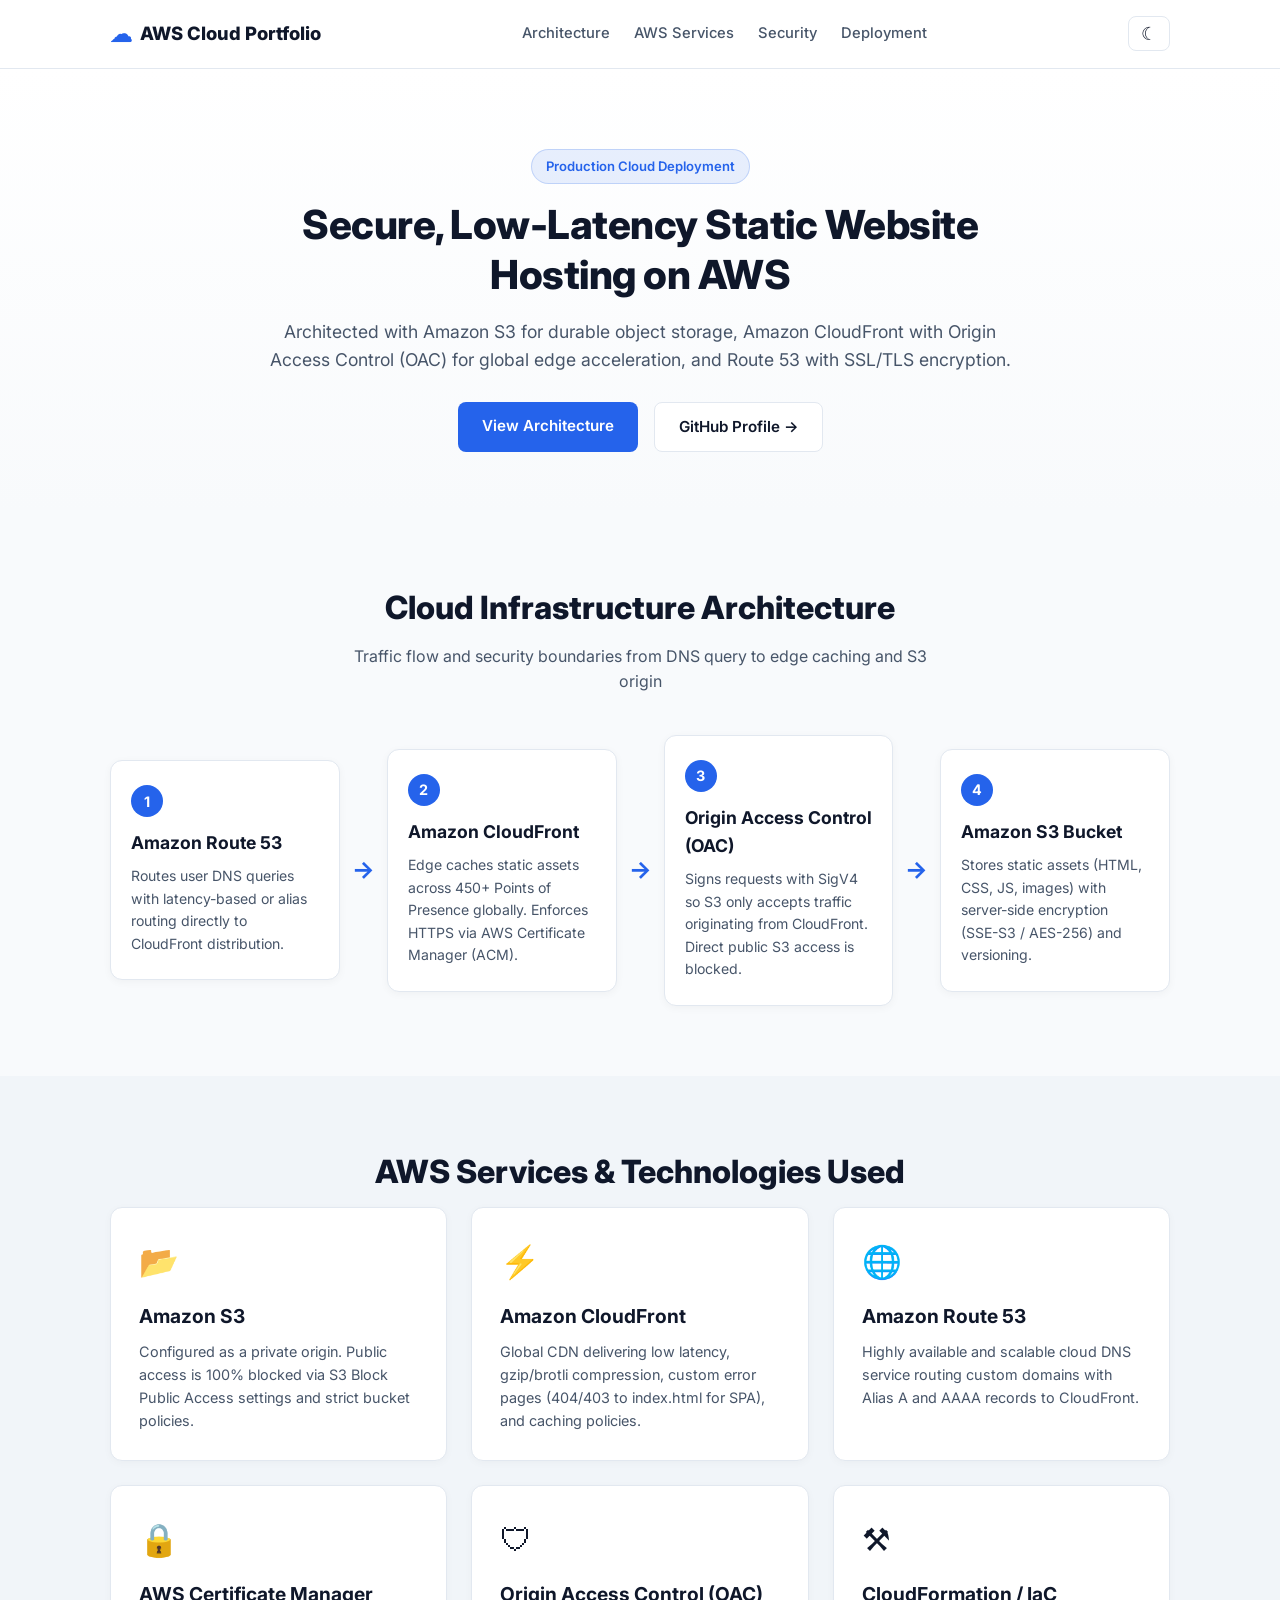
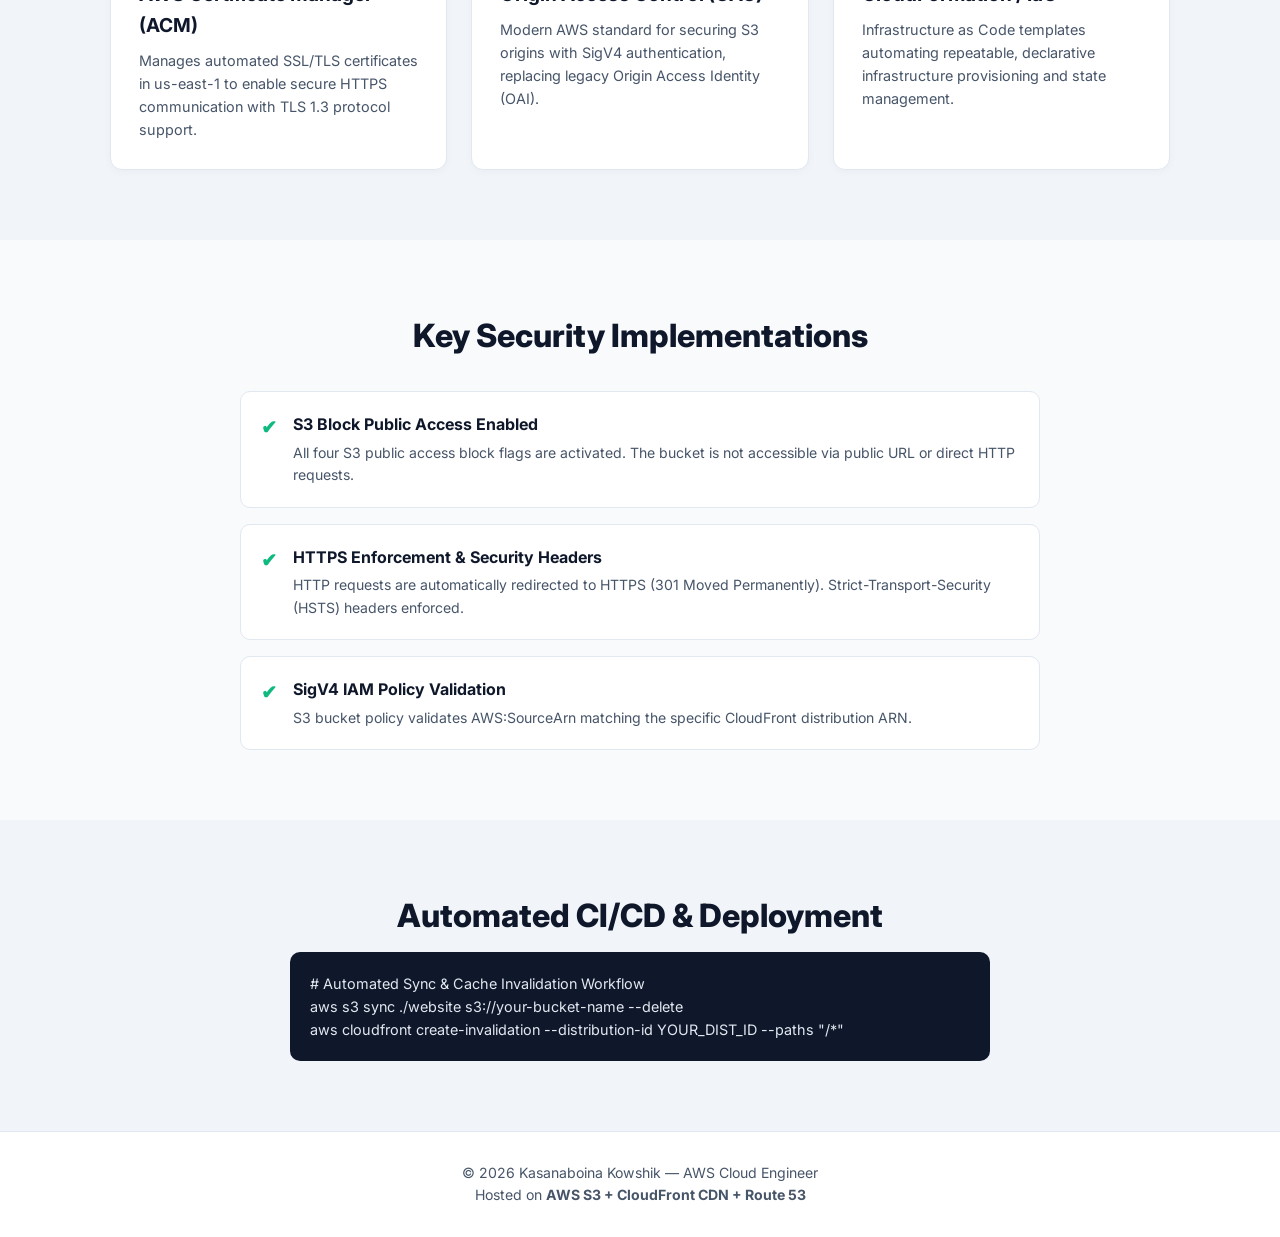
<file: website/index.html>
<!DOCTYPE html>
<html lang="en">
<head>
    <meta charset="UTF-8">
    <meta name="viewport" content="width=device-width, initial-scale=1.0">
    <title>Cloud Architecture & DevOps Portfolio | Kasanaboina Kowshik</title>
    <link rel="stylesheet" href="styles.css">
    <link rel="preconnect" href="https://fonts.googleapis.com">
    <link rel="preconnect" href="https://fonts.gstatic.com" crossorigin>
    <link href="https://fonts.googleapis.com/css2?family=Inter:wght@300;400;600;700;800&display=swap" rel="stylesheet">
</head>
<body>
    <header class="navbar">
        <div class="nav-container">
            <div class="logo">
                <span class="logo-accent">&#9729;</span> AWS Cloud Portfolio
            </div>
            <nav class="nav-links">
                <a href="#architecture">Architecture</a>
                <a href="#services">AWS Services</a>
                <a href="#security">Security</a>
                <a href="#deployment">Deployment</a>
            </nav>
            <button id="theme-toggle" class="theme-btn" aria-label="Toggle theme">&#9790;</button>
        </div>
    </header>

    <main>
        <section class="hero">
            <div class="hero-content">
                <span class="badge">Production Cloud Deployment</span>
                <h1>Secure, Low-Latency Static Website Hosting on AWS</h1>
                <p>Architected with Amazon S3 for durable object storage, Amazon CloudFront with Origin Access Control (OAC) for global edge acceleration, and Route 53 with SSL/TLS encryption.</p>
                <div class="hero-actions">
                    <a href="#architecture" class="btn primary-btn">View Architecture</a>
                    <a href="https://github.com/kowshik-8790" target="_blank" class="btn secondary-btn">GitHub Profile &rarr;</a>
                </div>
            </div>
        </section>

        <section id="architecture" class="section">
            <div class="container">
                <h2 class="section-title">Cloud Infrastructure Architecture</h2>
                <p class="section-subtitle">Traffic flow and security boundaries from DNS query to edge caching and S3 origin</p>
                
                <div class="architecture-flow">
                    <div class="flow-step">
                        <div class="step-num">1</div>
                        <h3>Amazon Route 53</h3>
                        <p>Routes user DNS queries with latency-based or alias routing directly to CloudFront distribution.</p>
                    </div>
                    <div class="flow-arrow">&rarr;</div>
                    <div class="flow-step">
                        <div class="step-num">2</div>
                        <h3>Amazon CloudFront</h3>
                        <p>Edge caches static assets across 450+ Points of Presence globally. Enforces HTTPS via AWS Certificate Manager (ACM).</p>
                    </div>
                    <div class="flow-arrow">&rarr;</div>
                    <div class="flow-step">
                        <div class="step-num">3</div>
                        <h3>Origin Access Control (OAC)</h3>
                        <p>Signs requests with SigV4 so S3 only accepts traffic originating from CloudFront. Direct public S3 access is blocked.</p>
                    </div>
                    <div class="flow-arrow">&rarr;</div>
                    <div class="flow-step">
                        <div class="step-num">4</div>
                        <h3>Amazon S3 Bucket</h3>
                        <p>Stores static assets (HTML, CSS, JS, images) with server-side encryption (SSE-S3 / AES-256) and versioning.</p>
                    </div>
                </div>
            </div>
        </section>

        <section id="services" class="section alt-bg">
            <div class="container">
                <h2 class="section-title">AWS Services & Technologies Used</h2>
                <div class="grid-3">
                    <div class="card">
                        <div class="card-icon">&#128194;</div>
                        <h3>Amazon S3</h3>
                        <p>Configured as a private origin. Public access is 100% blocked via S3 Block Public Access settings and strict bucket policies.</p>
                    </div>
                    <div class="card">
                        <div class="card-icon">&#9889;</div>
                        <h3>Amazon CloudFront</h3>
                        <p>Global CDN delivering low latency, gzip/brotli compression, custom error pages (404/403 to index.html for SPA), and caching policies.</p>
                    </div>
                    <div class="card">
                        <div class="card-icon">&#127760;</div>
                        <h3>Amazon Route 53</h3>
                        <p>Highly available and scalable cloud DNS service routing custom domains with Alias A and AAAA records to CloudFront.</p>
                    </div>
                    <div class="card">
                        <div class="card-icon">&#128274;</div>
                        <h3>AWS Certificate Manager (ACM)</h3>
                        <p>Manages automated SSL/TLS certificates in us-east-1 to enable secure HTTPS communication with TLS 1.3 protocol support.</p>
                    </div>
                    <div class="card">
                        <div class="card-icon">&#128737;</div>
                        <h3>Origin Access Control (OAC)</h3>
                        <p>Modern AWS standard for securing S3 origins with SigV4 authentication, replacing legacy Origin Access Identity (OAI).</p>
                    </div>
                    <div class="card">
                        <div class="card-icon">&#9874;</div>
                        <h3>CloudFormation / IaC</h3>
                        <p>Infrastructure as Code templates automating repeatable, declarative infrastructure provisioning and state management.</p>
                    </div>
                </div>
            </div>
        </section>

        <section id="security" class="section">
            <div class="container">
                <h2 class="section-title">Key Security Implementations</h2>
                <div class="security-list">
                    <div class="sec-item">
                        <span class="sec-check">&#10004;</span>
                        <div>
                            <h4>S3 Block Public Access Enabled</h4>
                            <p>All four S3 public access block flags are activated. The bucket is not accessible via public URL or direct HTTP requests.</p>
                        </div>
                    </div>
                    <div class="sec-item">
                        <span class="sec-check">&#10004;</span>
                        <div>
                            <h4>HTTPS Enforcement & Security Headers</h4>
                            <p>HTTP requests are automatically redirected to HTTPS (301 Moved Permanently). Strict-Transport-Security (HSTS) headers enforced.</p>
                        </div>
                    </div>
                    <div class="sec-item">
                        <span class="sec-check">&#10004;</span>
                        <div>
                            <h4>SigV4 IAM Policy Validation</h4>
                            <p>S3 bucket policy validates <code>AWS:SourceArn</code> matching the specific CloudFront distribution ARN.</p>
                        </div>
                    </div>
                </div>
            </div>
        </section>

        <section id="deployment" class="section alt-bg">
            <div class="container">
                <h2 class="section-title">Automated CI/CD & Deployment</h2>
                <div class="code-box">
                    <pre><code># Automated Sync & Cache Invalidation Workflow
aws s3 sync ./website s3://your-bucket-name --delete
aws cloudfront create-invalidation --distribution-id YOUR_DIST_ID --paths "/*"</code></pre>
                </div>
            </div>
        </section>
    </main>

    <footer>
        <div class="footer-container">
            <p>&copy; <span id="year"></span> Kasanaboina Kowshik — AWS Cloud Engineer</p>
            <p>Hosted on <strong>AWS S3 + CloudFront CDN + Route 53</strong></p>
        </div>
    </footer>

    <script src="script.js"></script>
</body>
</html>
</file>
<file: website/styles.css>
:root {
    --primary: #2563eb;
    --primary-dark: #1d4ed8;
    --bg-main: #f8fafc;
    --bg-card: #ffffff;
    --text-primary: #0f172a;
    --text-secondary: #475569;
    --border: #e2e8f0;
    --alt-bg: #f1f5f9;
}

[data-theme="dark"] {
    --primary: #3b82f6;
    --primary-dark: #60a5fa;
    --bg-main: #0f172a;
    --bg-card: #1e293b;
    --text-primary: #f8fafc;
    --text-secondary: #94a3b8;
    --border: #334155;
    --alt-bg: #182234;
}

* {
    margin: 0;
    padding: 0;
    box-sizing: border-box;
    font-family: 'Inter', -apple-system, sans-serif;
    transition: background-color 0.2s ease, color 0.2s ease;
}

body {
    background-color: var(--bg-main);
    color: var(--text-primary);
    line-height: 1.6;
}

.container {
    max-width: 1100px;
    margin: 0 auto;
    padding: 0 20px;
}

.navbar {
    background-color: var(--bg-card);
    border-bottom: 1px solid var(--border);
    position: sticky;
    top: 0;
    z-index: 100;
}

.nav-container {
    max-width: 1100px;
    margin: 0 auto;
    display: flex;
    justify-content: space-between;
    align-items: center;
    padding: 16px 20px;
}

.logo {
    font-weight: 800;
    font-size: 1.15rem;
    color: var(--text-primary);
    display: flex;
    align-items: center;
    gap: 8px;
}

.logo-accent {
    color: var(--primary);
    font-size: 1.4rem;
}

.nav-links {
    display: flex;
    gap: 24px;
}

.nav-links a {
    text-decoration: none;
    color: var(--text-secondary);
    font-weight: 500;
    font-size: 0.92rem;
}

.nav-links a:hover {
    color: var(--primary);
}

.theme-btn {
    background: none;
    border: 1px solid var(--border);
    border-radius: 8px;
    padding: 6px 12px;
    cursor: pointer;
    font-size: 1.1rem;
    color: var(--text-primary);
}

.hero {
    padding: 80px 20px 60px;
    text-align: center;
    background: linear-gradient(180deg, var(--bg-card) 0%, var(--bg-main) 100%);
}

.hero-content {
    max-width: 760px;
    margin: 0 auto;
}

.badge {
    display: inline-block;
    padding: 6px 14px;
    border-radius: 20px;
    background-color: rgba(37, 99, 235, 0.1);
    color: var(--primary);
    font-weight: 600;
    font-size: 0.82rem;
    margin-bottom: 16px;
    border: 1px solid rgba(37, 99, 235, 0.2);
}

.hero h1 {
    font-size: 2.5rem;
    font-weight: 800;
    line-height: 1.25;
    margin-bottom: 18px;
    letter-spacing: -0.5px;
}

.hero p {
    font-size: 1.1rem;
    color: var(--text-secondary);
    margin-bottom: 28px;
}

.hero-actions {
    display: flex;
    gap: 16px;
    justify-content: center;
}

.btn {
    padding: 12px 24px;
    border-radius: 8px;
    text-decoration: none;
    font-weight: 600;
    font-size: 0.95rem;
    display: inline-block;
}

.primary-btn {
    background-color: var(--primary);
    color: #fff;
}

.primary-btn:hover {
    background-color: var(--primary-dark);
}

.secondary-btn {
    background-color: var(--bg-card);
    color: var(--text-primary);
    border: 1px solid var(--border);
}

.secondary-btn:hover {
    border-color: var(--primary);
    color: var(--primary);
}

.section {
    padding: 70px 0;
}

.alt-bg {
    background-color: var(--alt-bg);
}

.section-title {
    text-align: center;
    font-size: 2rem;
    font-weight: 800;
    margin-bottom: 10px;
}

.section-subtitle {
    text-align: center;
    color: var(--text-secondary);
    max-width: 600px;
    margin: 0 auto 40px;
}

.architecture-flow {
    display: flex;
    align-items: center;
    justify-content: space-between;
    gap: 12px;
    flex-wrap: wrap;
    margin-top: 30px;
}

.flow-step {
    flex: 1;
    min-width: 200px;
    background-color: var(--bg-card);
    border: 1px solid var(--border);
    border-radius: 12px;
    padding: 24px 20px;
    position: relative;
    box-shadow: 0 2px 8px rgba(0,0,0,0.04);
}

.step-num {
    display: inline-flex;
    align-items: center;
    justify-content: center;
    width: 32px;
    height: 32px;
    background-color: var(--primary);
    color: #fff;
    border-radius: 50%;
    font-weight: 700;
    font-size: 0.9rem;
    margin-bottom: 12px;
}

.flow-step h3 {
    font-size: 1.1rem;
    margin-bottom: 8px;
}

.flow-step p {
    font-size: 0.88rem;
    color: var(--text-secondary);
}

.flow-arrow {
    font-size: 1.5rem;
    color: var(--primary);
    font-weight: bold;
}

.grid-3 {
    display: grid;
    grid-template-columns: repeat(auto-fit, minmax(290px, 1fr));
    gap: 24px;
}

.card {
    background-color: var(--bg-card);
    border: 1px solid var(--border);
    border-radius: 12px;
    padding: 28px;
    box-shadow: 0 2px 8px rgba(0,0,0,0.03);
}

.card-icon {
    font-size: 2rem;
    margin-bottom: 14px;
}

.card h3 {
    font-size: 1.2rem;
    margin-bottom: 8px;
}

.card p {
    font-size: 0.9rem;
    color: var(--text-secondary);
}

.security-list {
    display: flex;
    flex-direction: column;
    gap: 16px;
    max-width: 800px;
    margin: 30px auto 0;
}

.sec-item {
    display: flex;
    gap: 16px;
    align-items: flex-start;
    background-color: var(--bg-card);
    padding: 20px;
    border-radius: 10px;
    border: 1px solid var(--border);
}

.sec-check {
    color: #10b981;
    font-weight: bold;
    font-size: 1.2rem;
}

.sec-item h4 {
    margin-bottom: 4px;
    font-size: 1rem;
}

.sec-item p {
    font-size: 0.88rem;
    color: var(--text-secondary);
}

.code-box {
    max-width: 700px;
    margin: 0 auto;
    background-color: #0f172a;
    color: #e2e8f0;
    padding: 20px;
    border-radius: 10px;
    overflow-x: auto;
    font-size: 0.9rem;
}

footer {
    border-top: 1px solid var(--border);
    padding: 30px 20px;
    text-align: center;
    font-size: 0.88rem;
    color: var(--text-secondary);
    background-color: var(--bg-card);
}

@media (max-width: 768px) {
    .nav-links {
        display: none;
    }
    .flow-arrow {
        display: none;
    }
    .hero h1 {
        font-size: 2rem;
    }
}
</file>
